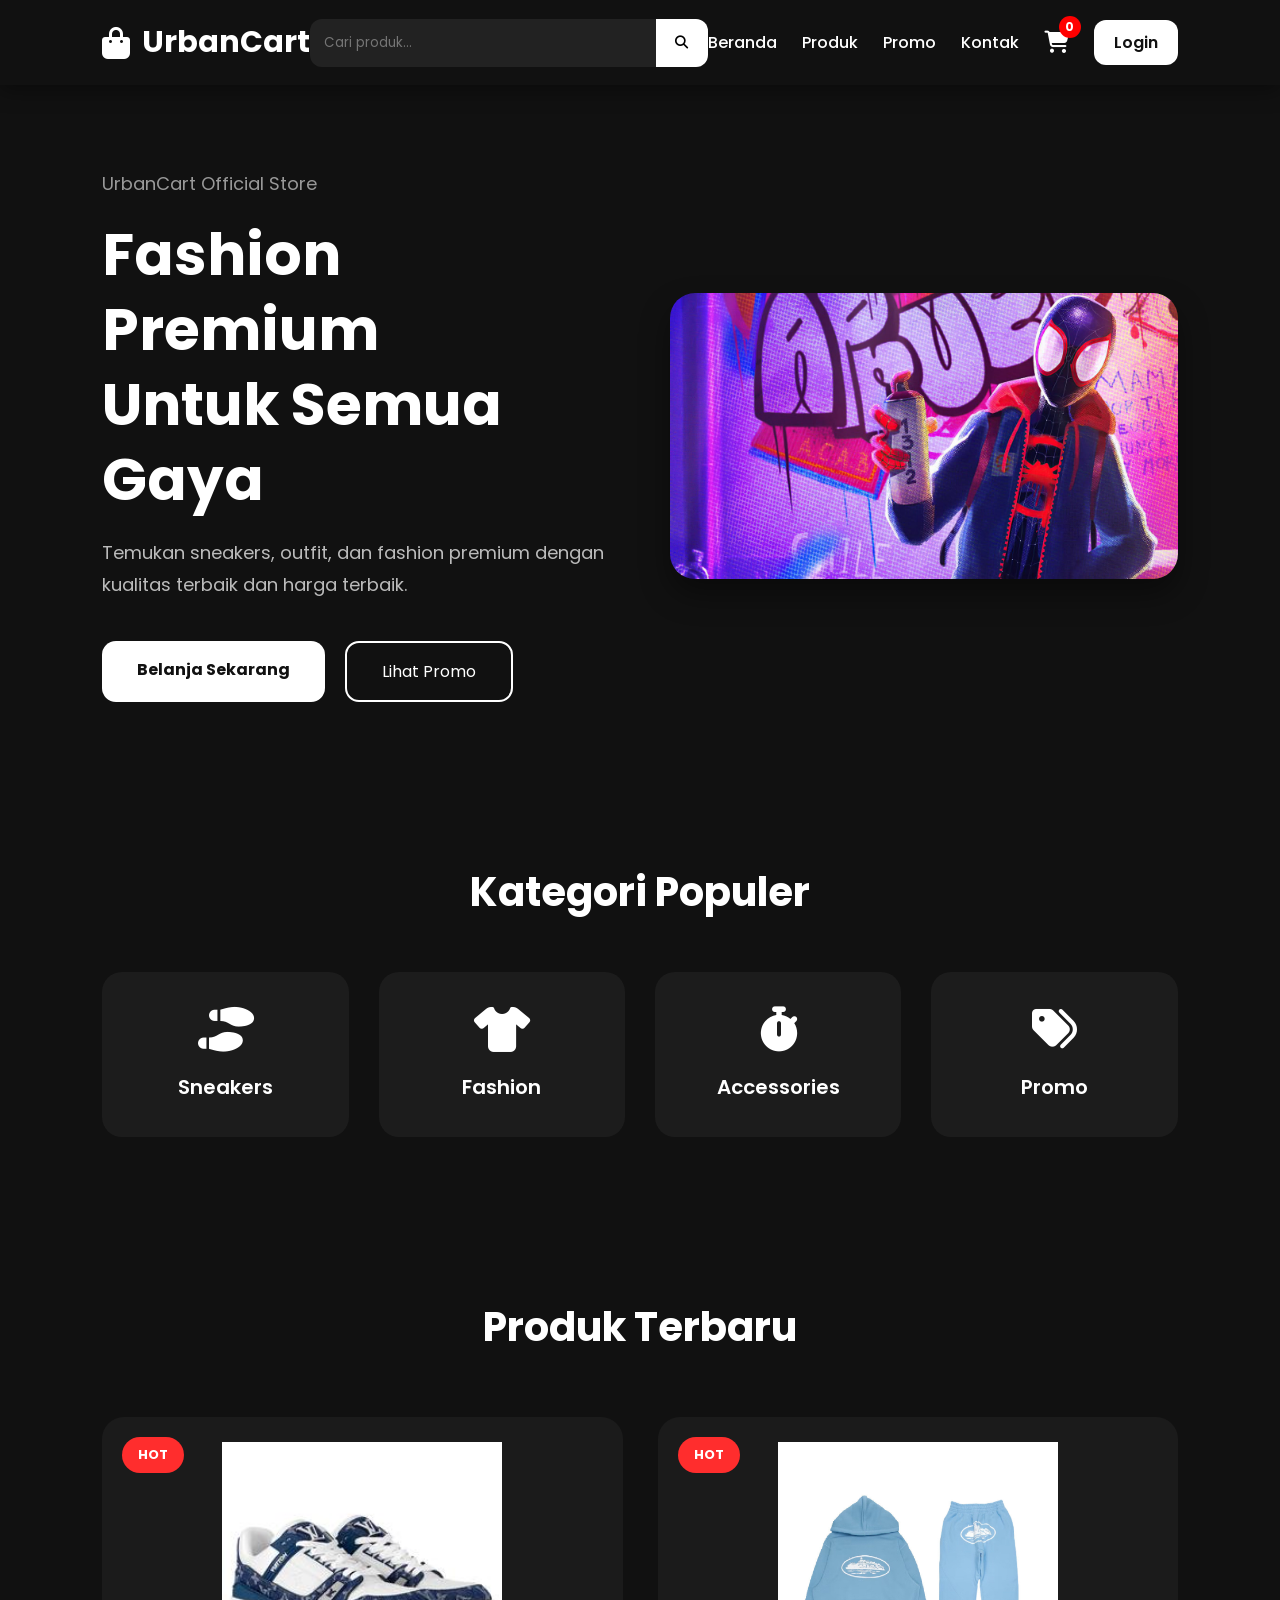
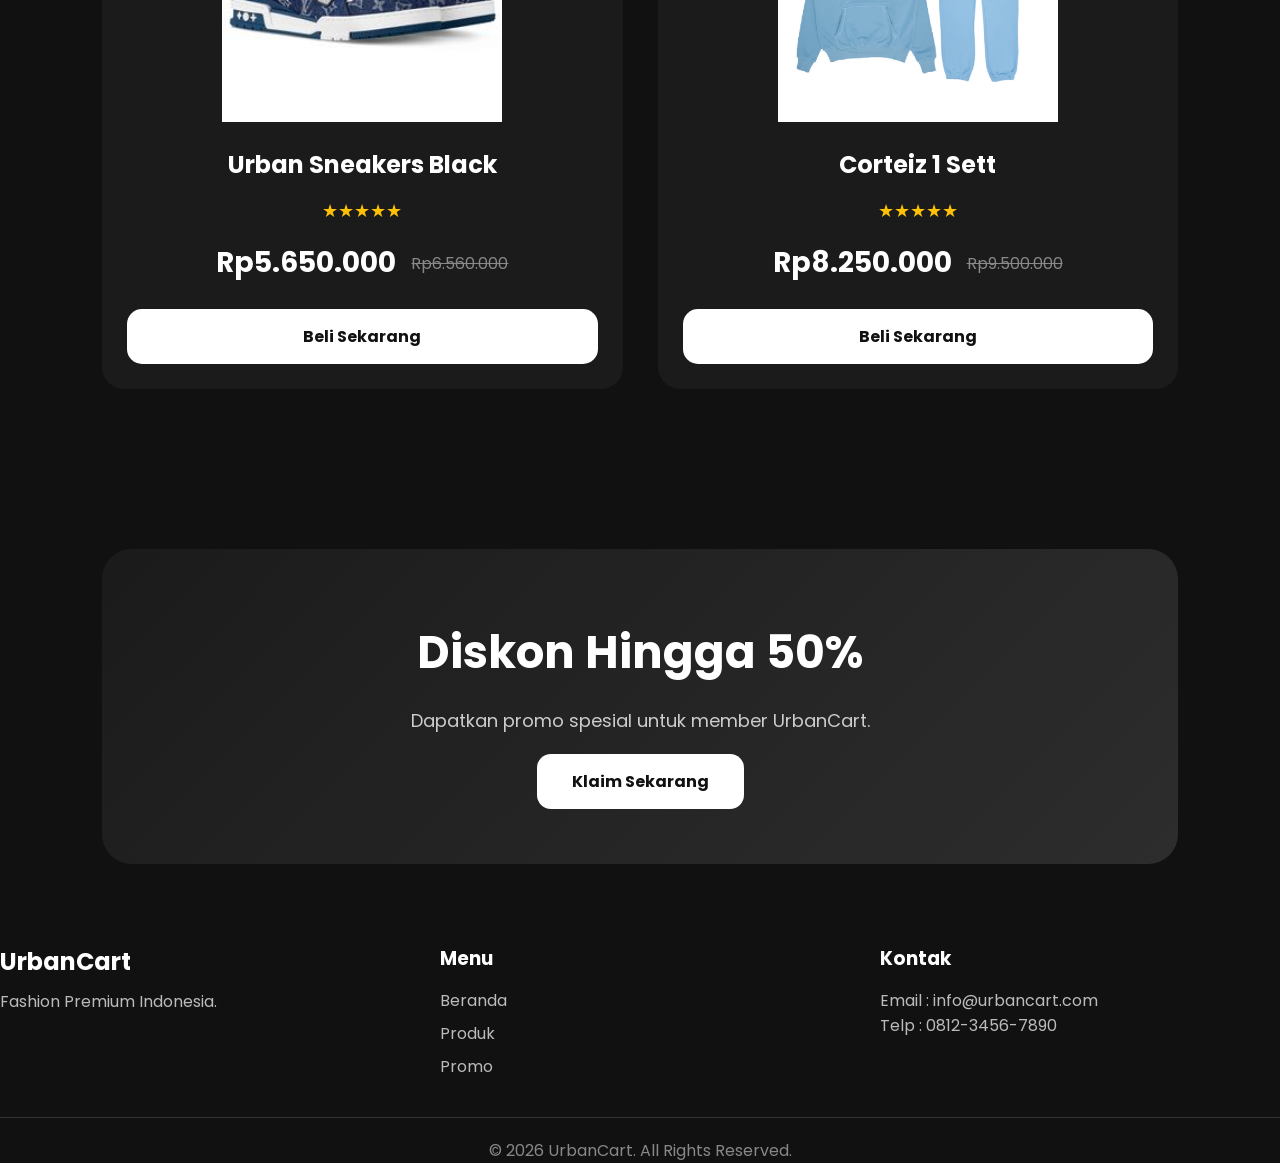
<file: Urbancart/index.html>
<!DOCTYPE html>
<html lang="id">

<head>
	<meta charset="UTF-8">
	<meta name="viewport" content="width=device-width, initial-scale=1.0">
	<title>UrbanCart | Toko Online</title>

	<link rel="stylesheet" href="css/style.css">

	<link rel="preconnect" href="https://fonts.googleapis.com">
	<link href="https://fonts.googleapis.com/css2?family=Poppins:wght@300;400;500;600;700&display=swap"
		rel="stylesheet">

	<link rel="stylesheet" href="https://cdnjs.cloudflare.com/ajax/libs/font-awesome/6.6.0/css/all.min.css">
</head>

<body>

	<!-- ================= NAVBAR ================= -->

	<header>

		<div class="logo">
			<i class="fa-solid fa-bag-shopping"></i>
			<h2>UrbanCart</h2>
		</div>

		<div class="search-box">

			<input type="text" id="searchInput" placeholder="Cari produk..." onkeyup="searchProduct()">

			<button>
				<i class="fa-solid fa-magnifying-glass"></i>
			</button>

		</div>

		<!-- Hamburger (Mobile) -->
		<button class="hamburger" onclick="toggleMenu()">
			<span></span>
			<span></span>
			<span></span>
		</button>
		
		<nav id="navMenu">
		
			<a href="index.html">Beranda</a>
			<a href="#produk">Produk</a>
			<a href="#">Promo</a>
			<a href="#">Kontak</a>
		
			<a href="keranjang.html" class="cart">
		
				<i class="fa-solid fa-cart-shopping"></i>
		
				<span id="cart-count">0</span>
		
			</a>
		
			<a href="login.html" class="login-btn">
		
				Login
		
			</a>
		
		</nav>

	</header>

	<!-- ================= HERO ================= -->

	<section class="hero">

		<div class="hero-text">

			<span>UrbanCart Official Store</span>

			<h1>

				Fashion Premium
				<br>
				Untuk Semua Gaya

			</h1>

			<p>

				Temukan sneakers, outfit, dan fashion premium
				dengan kualitas terbaik dan harga terbaik.

			</p>

			<div class="hero-button">

				<a href="#produk" class="btn-primary">

					Belanja Sekarang

				</a>

				<a href="#" class="btn-secondary">

					Lihat Promo

				</a>

			</div>

		</div>

		<div class="hero-image">

			<img src="images/Bannerspd.jpeg" alt="Banner UrbanCart">

		</div>

	</section>

	<!-- ================= CATEGORY ================= -->

	<section class="kategori">

		<h2>Kategori Populer</h2>

		<div class="kategori-box">

			<div class="kategori-card">

				<i class="fa-solid fa-shoe-prints"></i>

				<h3>Sneakers</h3>

			</div>

			<div class="kategori-card">

				<i class="fa-solid fa-shirt"></i>

				<h3>Fashion</h3>

			</div>

			<div class="kategori-card">

				<i class="fa-solid fa-stopwatch"></i>

				<h3>Accessories</h3>

			</div>

			<div class="kategori-card">

				<i class="fa-solid fa-tags"></i>

				<h3>Promo</h3>

			</div>

		</div>

	</section>

	<!-- ================= PRODUK ================= -->

	<section class="produk" id="produk">

		<h2>Produk Terbaru</h2>

		<div class="product-grid">

			<!-- Produk 1 -->

			<div class="product-card" data-name="Urban Sneakers Black">

				<div class="badge">

					HOT

				</div>

				<img src="images/Sepatu.png" alt="Sepatu">

				<h3>Urban Sneakers Black</h3>

				<div class="rating">

					★★★★★

				</div>

				<div class="price">

					<span class="new-price">

						Rp5.650.000

					</span>

					<span class="old-price">

						Rp6.560.000

					</span>

				</div>

				<div class="product-button">

					<a href="detail-produk.html" class="btn-buy">

						Beli Sekarang

					</a>

				</div>

			</div>

			<!-- Produk 2 -->

			<div class="product-card" data-name="Corteiz 1 Sett">

				<div class="badge">

					HOT

				</div>

				<img src="images/corteiz.png" alt="Corteiz">

				<h3>Corteiz 1 Sett</h3>

				<div class="rating">

					★★★★★

				</div>

				<div class="price">

					<span class="new-price">

						Rp8.250.000

					</span>

					<span class="old-price">

						Rp9.500.000

					</span>

				</div>

				<div class="product-button">

					<a href="detail-produk.html" class="btn-buy">

						Beli Sekarang

					</a>

				</div>

			</div>

		</div>

	</section>

	<!-- ================= PROMO ================= -->

	<section class="promo">

		<div class="promo-box">

			<h2>

				Diskon Hingga 50%

			</h2>

			<p>

				Dapatkan promo spesial untuk member UrbanCart.

			</p>

			<a href="#" class="btn-primary">

				Klaim Sekarang

			</a>

		</div>

	</section>

	<!-- ================= FOOTER ================= -->

	<footer>

		<div class="footer-content">

			<div>

				<h2>UrbanCart</h2>

				<p>

					Fashion Premium Indonesia.

				</p>

			</div>

			<div>

				<h3>Menu</h3>

				<a href="#">Beranda</a>
				<a href="#">Produk</a>
				<a href="#">Promo</a>

			</div>

			<div>

				<h3>Kontak</h3>

				<p>Email : info@urbancart.com</p>
				<p>Telp : 0812-3456-7890</p>

			</div>

		</div>

		<hr>

		<p class="copyright">

			© 2026 UrbanCart. All Rights Reserved.

		</p>

	</footer>

	<script src="script.js"></script>

</body>

</html>
</file>
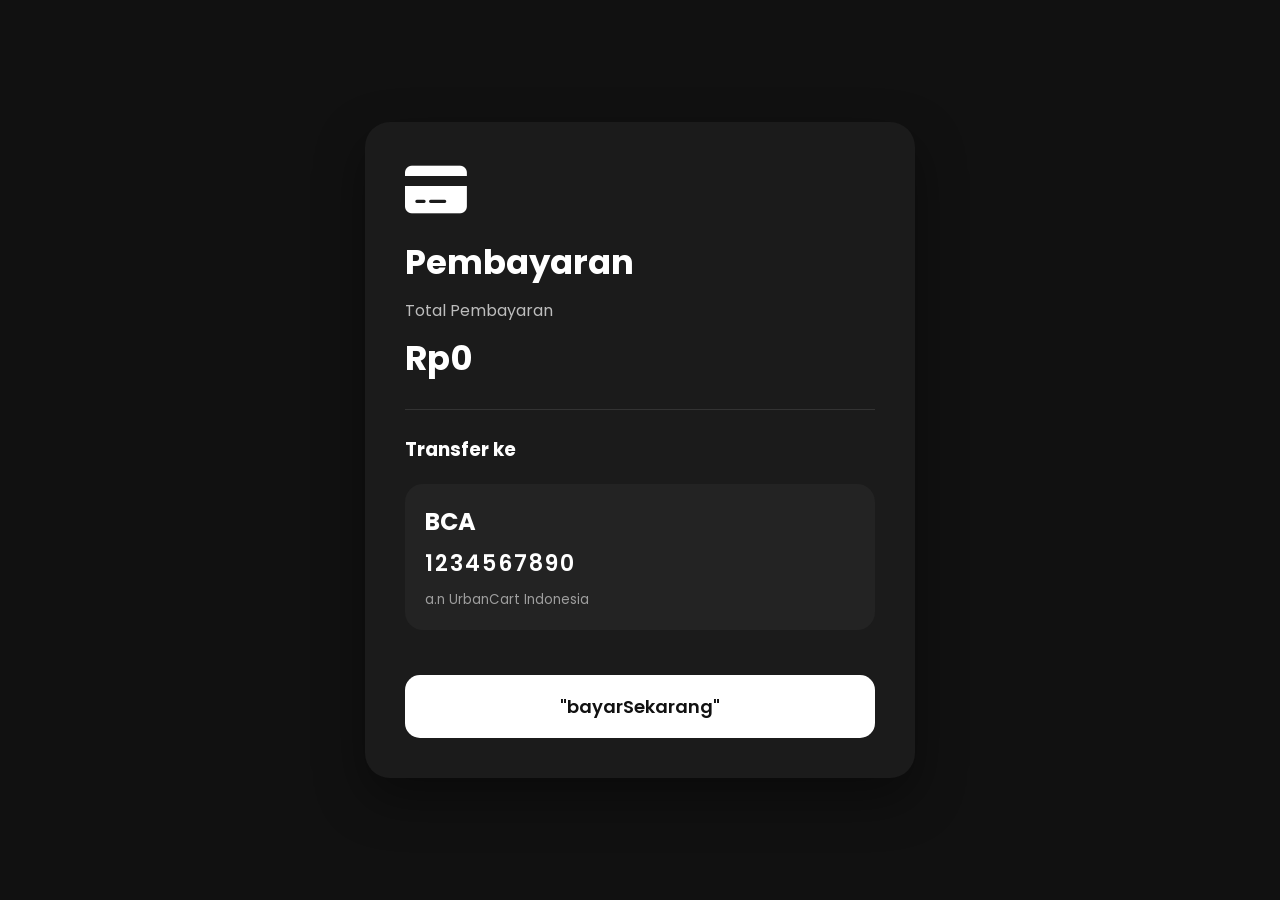
<file: Urbancart/bayar.html>
<!DOCTYPE html>
<html lang="id">

<head>
    <meta charset="UTF-8">
    <meta name="viewport" content="width=device-width, initial-scale=1.0">
    <title>Pembayaran | UrbanCart</title>

    <link rel="stylesheet" href="css/bayar.css">

    <link href="https://fonts.googleapis.com/css2?family=Poppins:wght@300;400;500;600;700&display=swap"
        rel="stylesheet">

    <link rel="stylesheet" href="https://cdnjs.cloudflare.com/ajax/libs/font-awesome/6.6.0/css/all.min.css">

</head>

<body>

    <div class="payment">

        <div class="card">

            <i class="fa-solid fa-credit-card"></i>

            <h1>Pembayaran</h1>

            <p>Total Pembayaran</p>

            <h1 id="paymentTotal">Rp0</h1>

            <hr>

            <h3>Transfer ke</h3>

            <div class="bank">

                <h4>BCA</h4>

                <p>1234567890</p>

                <small>a.n UrbanCart Indonesia</small>

            </div>

            <button onclick="location.href='berhasilbayar.html'">

                "bayarSekarang"

            </button>

        </div>

    </div>

    <script>

        const total = localStorage.getItem("checkoutTotal") || 0;

        document.getElementById("paymentTotal").innerHTML =
            "Rp" + Number(total).toLocaleString("id-ID");

    </script>

</body>

</html>
</file>
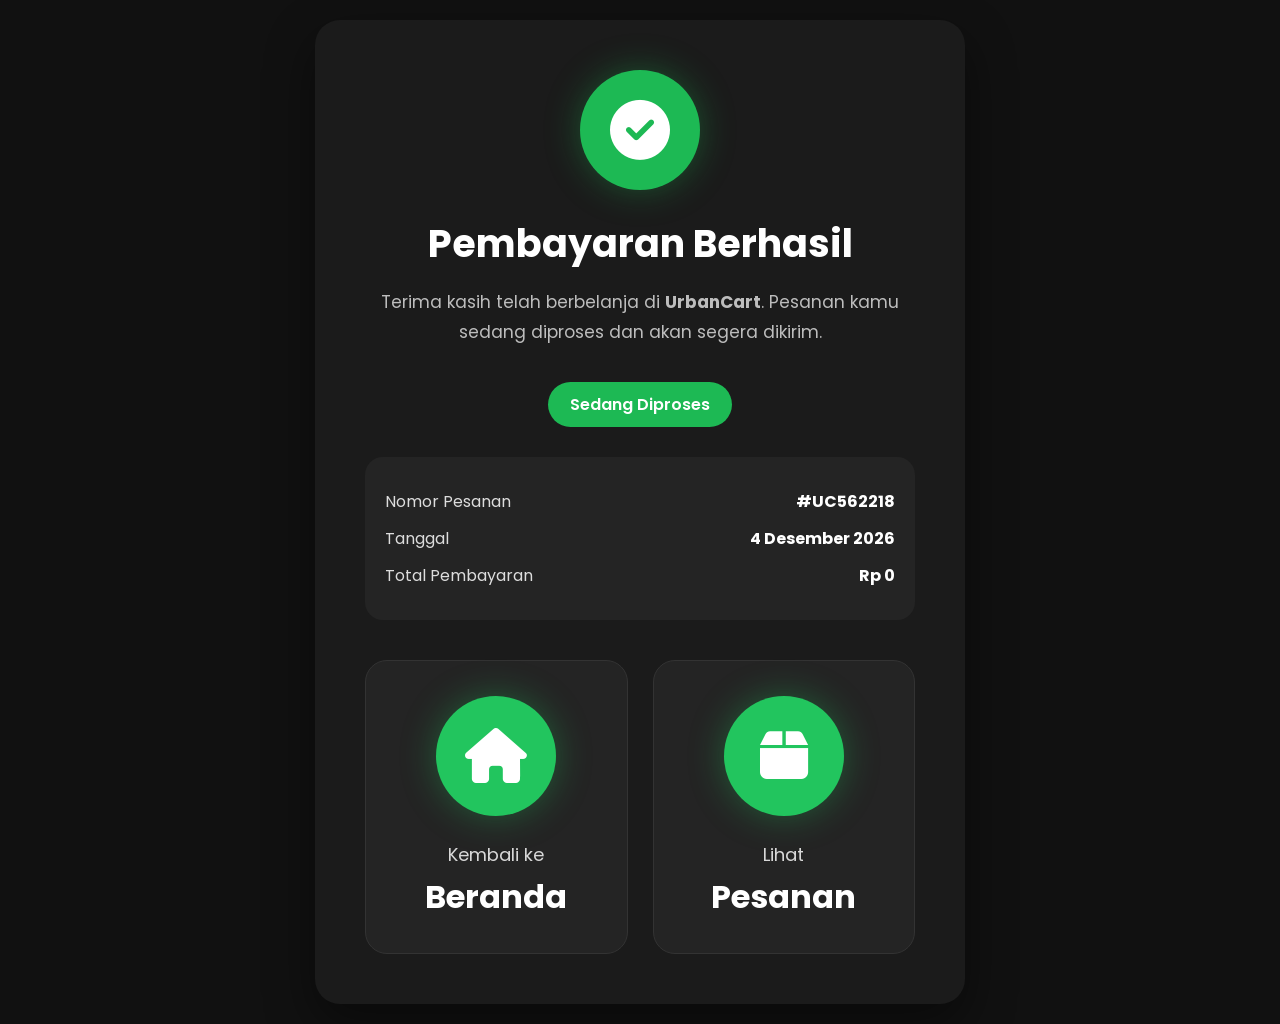
<file: Urbancart/berhasilbayar.html>
<!DOCTYPE html>
<html lang="id">

<head>

    <meta charset="UTF-8">
    <meta name="viewport" content="width=device-width, initial-scale=1.0">

    <title>Pembayaran Berhasil | UrbanCart</title>

    <link rel="stylesheet" href="css/berhasil.css">

    <link href="https://fonts.googleapis.com/css2?family=Poppins:wght@300;400;500;600;700&display=swap"
        rel="stylesheet">

    <link rel="stylesheet" href="https://cdnjs.cloudflare.com/ajax/libs/font-awesome/6.6.0/css/all.min.css">

</head>

<body>

    <div class="success">

        <div class="box">

            <i class="fa-solid fa-circle-check"></i>

            <h1>Pembayaran Berhasil</h1>

            <p>

                Terima kasih telah berbelanja di <strong>UrbanCart</strong>.

                Pesanan kamu sedang diproses dan akan segera dikirim.

            </p>

            <div class="status">

                Sedang Diproses

            </div>

            <div class="order">

                <div class="item">

                    <span>Nomor Pesanan</span>

                    <strong id="orderNumber"></strong>

                </div>

                <div class="item">

                    <span>Tanggal</span>

                    <strong id="today"></strong>

                </div>

                <div class="item">

                    <span>Total Pembayaran</span>

                    <strong id="successTotal">Rp0</strong>

                </div>

            </div>

            <div class="button-group">

                <a href="index.html" onclick="selesaiBelanja()">

                    <i class="fa-solid fa-house"></i>

                    <span>Kembali ke</span>

                    <h3>Beranda</h3>

                </a>

                <a href="pesanan.html">

                    <i class="fa-solid fa-box"></i>

                    <span>Lihat</span>

                    <h3>Pesanan</h3>

                </a>

            </div>
        </div>

    </div>

    <script>

        // ==========================
        // TOTAL PEMBAYARAN
        // ==========================

        const total = localStorage.getItem("checkoutTotal") || 0;

        document.getElementById("successTotal").innerHTML =
            "Rp " + Number(total).toLocaleString("id-ID");



        // ==========================
        // NOMOR PESANAN
        // ==========================

        const nomor =
            "#UC" + Math.floor(100000 + Math.random() * 900000);

        document.getElementById("orderNumber").innerHTML = nomor;



        // ==========================
        // TANGGAL
        // ==========================

        const sekarang = new Date();

        document.getElementById("today").innerHTML =
            sekarang.toLocaleDateString("id-ID", {

                day: "numeric",

                month: "long",

                year: "numeric"

            });



        // ==========================
        // SELESAI BELANJA
        // ==========================

        function selesaiBelanja() {

            localStorage.removeItem("cart");

            localStorage.removeItem("checkoutTotal");

        }

    </script>

</body>

</html>
</file>
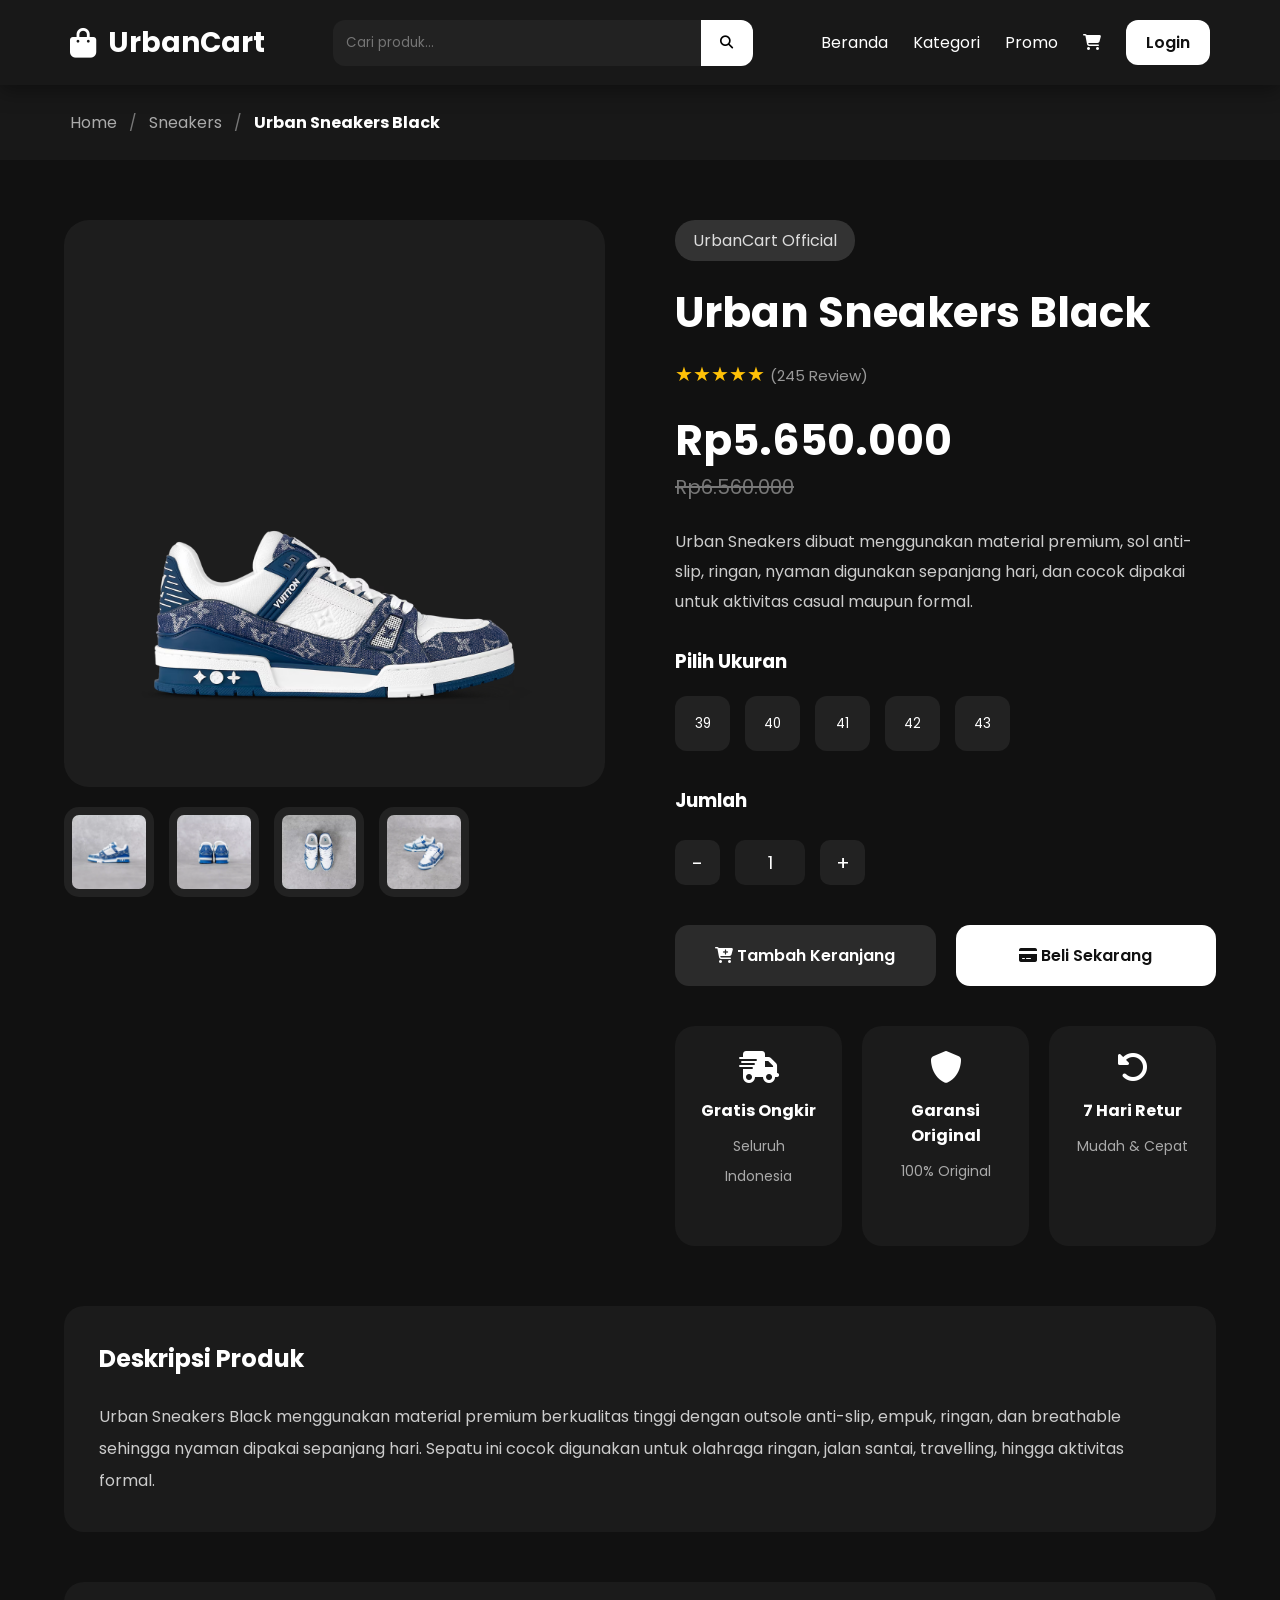
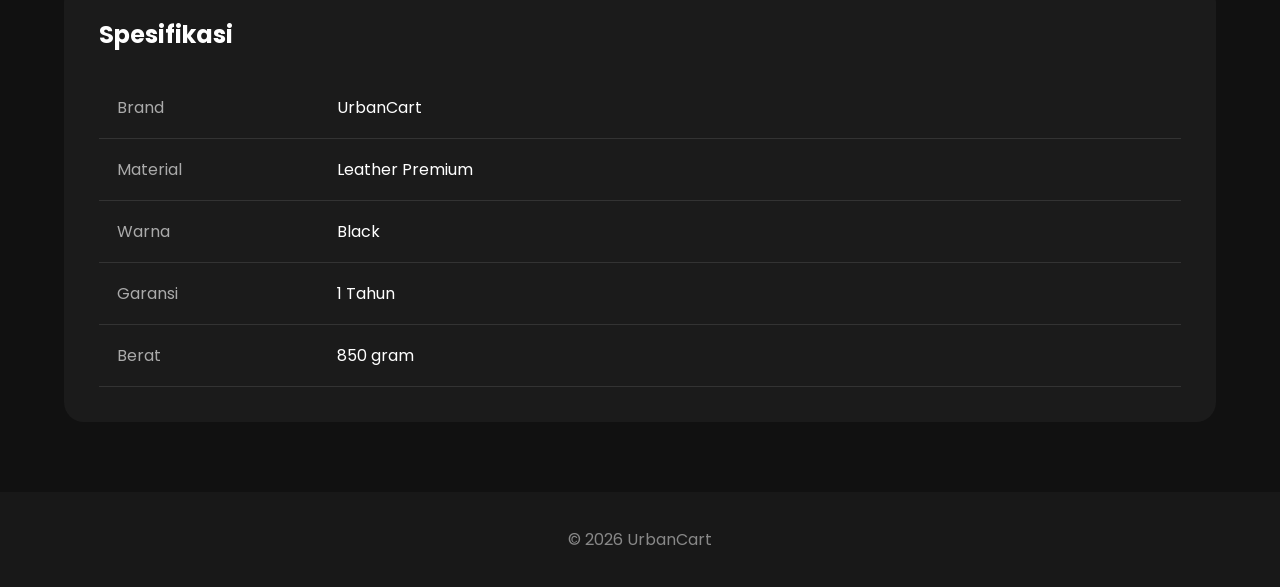
<file: Urbancart/detail-produk.html>
<!DOCTYPE html>
<html lang="id">

<head>

    <meta charset="UTF-8">

    <meta name="viewport" content="width=device-width, initial-scale=1.0">

    <title>UrbanCart | Detail Produk</title>

    <link rel="stylesheet" href="css/detail-produk.css">

    <link rel="preconnect" href="https://fonts.googleapis.com">

    <link href="https://fonts.googleapis.com/css2?family=Poppins:wght@300;400;500;600;700;800&display=swap"
        rel="stylesheet">

    <link rel="stylesheet" href="https://cdnjs.cloudflare.com/ajax/libs/font-awesome/6.6.0/css/all.min.css">

</head>

<body>

    <!-- ================= NAVBAR ================= -->

    <header>

        <div class="logo">

            <i class="fa-solid fa-bag-shopping"></i>

            <h2>UrbanCart</h2>

        </div>

        <div class="search">

            <input type="text" placeholder="Cari produk...">

            <button>

                <i class="fa-solid fa-magnifying-glass"></i>

            </button>

        </div>

        <!-- Hamburger (Mobile) -->
        <button class="hamburger" onclick="toggleMenu()">
            <span></span>
            <span></span>
            <span></span>
        </button>

        <nav id="navMenu">

            <a href="index.html">Beranda</a>

            <a href="#">Kategori</a>

            <a href="#">Promo</a>

            <a href="keranjang.html">

                <i class="fa-solid fa-cart-shopping"></i>

            </a>

            <a href="login.html" class="login">

                Login

            </a>

        </nav>

    </header>

    <!-- ================= BREADCRUMB ================= -->

    <section class="breadcrumb">

        <a href="index.html">

            Home

        </a>

        <span>/</span>

        <a href="#">

            Sneakers

        </a>

        <span>/</span>

        <b>

            Urban Sneakers Black

        </b>

    </section>

    <!-- ================= DETAIL ================= -->

    <section class="detail">

        <!-- ================= GALLERY ================= -->

        <div class="gallery">

            <div class="main-image">

                <img src="images/sepatulv5.png" id="mainImage">

            </div>

            <div class="thumbnail">

                <img src="images/sepatulv.png">

                <img src="images/sepatulv2.png">

                <img src="images/sepatulv3.png">

                <img src="images/sepatulv4.png">

            </div>

        </div>

        <!-- ================= INFO ================= -->

        <div class="info">

            <div class="brand">

                UrbanCart Official

            </div>

            <h1>

                Urban Sneakers Black

            </h1>

            <div class="rating">

                ★★★★★

                <span>

                    (245 Review)

                </span>

            </div>

            <div class="price">

                Rp5.650.000

            </div>

            <div class="old-price">

                Rp6.560.000

            </div>

            <p>

                Urban Sneakers dibuat menggunakan material premium,
                sol anti-slip,
                ringan,
                nyaman digunakan sepanjang hari,
                dan cocok dipakai untuk aktivitas casual maupun formal.

            </p>

            <!-- SIZE -->

            <h3>

                Pilih Ukuran

            </h3>

            <div class="size">

                <button>39</button>

                <button>40</button>

                <button>41</button>

                <button>42</button>

                <button>43</button>

            </div>

            <!-- QTY -->

            <h3>

                Jumlah

            </h3>

            <div class="qty">

                <button onclick="kurang()">

                    -

                </button>

                <input 
                type="text" 
                id="jumlah" 
                value="1" 
                readonly>

                <button onclick="tambah()">

                    +

                </button>

            </div>

            <!-- ACTION -->

            <div class="action">

                <a href="#" class="btn-cart">

                    <i class="fa-solid fa-cart-plus"></i>

                    Tambah Keranjang

                </a>

                <a href="keranjang.html" class="btn-buy">

                    <i class="fa-solid fa-credit-card"></i>

                    Beli Sekarang

                </a>

            </div>

            <!-- FEATURE -->

            <div class="feature">

                <div>

                    <i class="fa-solid fa-truck-fast"></i>

                    <h4>

                        Gratis Ongkir

                    </h4>

                    <p>

                        Seluruh Indonesia

                    </p>

                </div>

                <div>

                    <i class="fa-solid fa-shield"></i>

                    <h4>

                        Garansi Original

                    </h4>

                    <p>

                        100% Original

                    </p>

                </div>

                <div>

                    <i class="fa-solid fa-rotate-left"></i>

                    <h4>

                        7 Hari Retur

                    </h4>

                    <p>

                        Mudah & Cepat

                    </p>

                </div>

            </div>

        </div>

    </section>

    <!-- ================= DESKRIPSI ================= -->

    <section class="description">

        <h2>

            Deskripsi Produk

        </h2>

        <p>

            Urban Sneakers Black menggunakan material premium
            berkualitas tinggi dengan outsole anti-slip,
            empuk,
            ringan,
            dan breathable sehingga nyaman dipakai sepanjang hari.

            Sepatu ini cocok digunakan untuk olahraga ringan,
            jalan santai,
            travelling,
            hingga aktivitas formal.

        </p>

    </section>

    <!-- ================= SPESIFIKASI ================= -->

    <section class="specification">

        <h2>

            Spesifikasi

        </h2>

        <table>

            <tr>

                <td>Brand</td>

                <td>UrbanCart</td>

            </tr>

            <tr>

                <td>Material</td>

                <td>Leather Premium</td>

            </tr>

            <tr>

                <td>Warna</td>

                <td>Black</td>

            </tr>

            <tr>

                <td>Garansi</td>

                <td>1 Tahun</td>

            </tr>

            <tr>

                <td>Berat</td>

                <td>850 gram</td>

            </tr>

        </table>

    </section>

    <!-- ================= FOOTER ================= -->

    <footer>

        <p>

            © 2026 UrbanCart

        </p>

    </footer>

    <script src="script.js"></script>

</body>

</html>
</file>
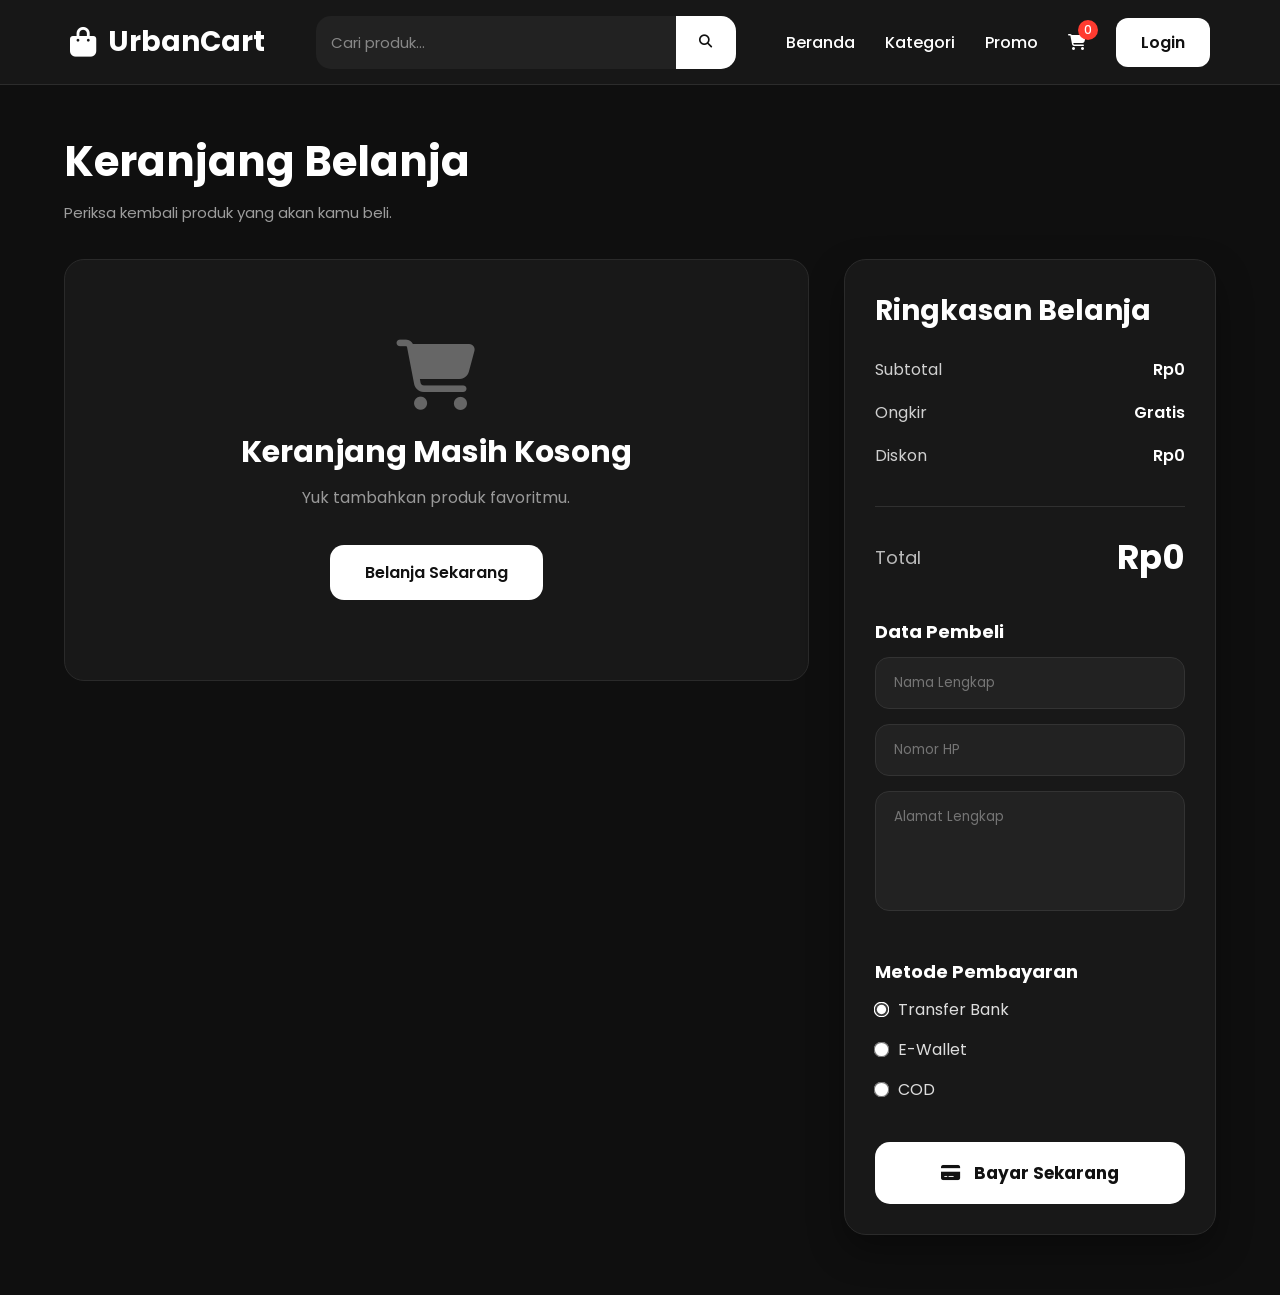
<file: Urbancart/keranjang.html>
<!DOCTYPE html>
<html lang="id">

<head>

    <meta charset="UTF-8">
    <meta name="viewport" content="width=device-width, initial-scale=1.0">

    <title>UrbanCart | Keranjang</title>

    <link rel="stylesheet" href="css/keranjang.css">

    <link href="https://fonts.googleapis.com/css2?family=Poppins:wght@300;400;500;600;700&display=swap"
        rel="stylesheet">

    <link rel="stylesheet" href="https://cdnjs.cloudflare.com/ajax/libs/font-awesome/6.6.0/css/all.min.css">

</head>

<body>

    <!-- ================= NAVBAR ================= -->

    <header>

        <div class="logo">

            <i class="fa-solid fa-bag-shopping"></i>

            <h2>UrbanCart</h2>

        </div>

        <div class="search-box">

            <input type="text" placeholder="Cari produk...">

            <button>

                <i class="fa-solid fa-magnifying-glass"></i>

            </button>

        </div>

        <!-- Hamburger (Mobile) -->
        <button class="hamburger" onclick="toggleMenu()">
            <span></span>
            <span></span>
            <span></span>
        </button>

        <nav id="navMenu">

            <a href="index.html">Beranda</a>

            <a href="#">Kategori</a>

            <a href="#">Promo</a>

            <a href="keranjang.html">

                <i class="fa-solid fa-cart-shopping"></i>

                <span id="cart-count">0</span>

            </a>

            <a href="login.html" class="login-btn">

                Login

            </a>

        </nav>

    </header>

    <!-- ================= TITLE ================= -->

    <section class="page-title">

        <h1>Keranjang Belanja</h1>

        <p>Periksa kembali produk yang akan kamu beli.</p>

    </section>

    <!-- ================= CONTENT ================= -->

    <section class="cart-container">

        <!-- ================= PRODUK ================= -->

        <div class="cart-list" id="cart-list">

        </div>

        <!-- ================= CHECKOUT ================= -->

        <aside class="checkout">

            <h2>Ringkasan Belanja</h2>

            <div class="summary">

                <div>

                    <span>Subtotal</span>

                    <span id="subtotal">Rp0</span>

                </div>

                <div>

                    <span>Ongkir</span>

                    <span>Gratis</span>

                </div>

                <div>

                    <span>Diskon</span>

                    <span id="diskon">Rp0</span>

                </div>

            </div>

            <div class="total">

                <span>Total</span>

                <h1 id="total">Rp0</h1>

            </div>

            <h3>Data Pembeli</h3>

            <input type="text" placeholder="Nama Lengkap">

            <input type="text" placeholder="Nomor HP">

            <textarea placeholder="Alamat Lengkap"></textarea>

            <h3>Metode Pembayaran</h3>

            <label>

                <input type="radio" checked name="pay">

                Transfer Bank

            </label>

            <label>

                <input type="radio" name="pay">

                E-Wallet

            </label>

            <label>

                <input type="radio" name="pay">

                COD

            </label>

            <button class="checkout-btn" onclick="checkout()">

                <i class="fa-solid fa-credit-card"></i>

                Bayar Sekarang

            </button>

        </aside>

    </section>

    <script src="script.js"></script>

</body>

</html>
</file>
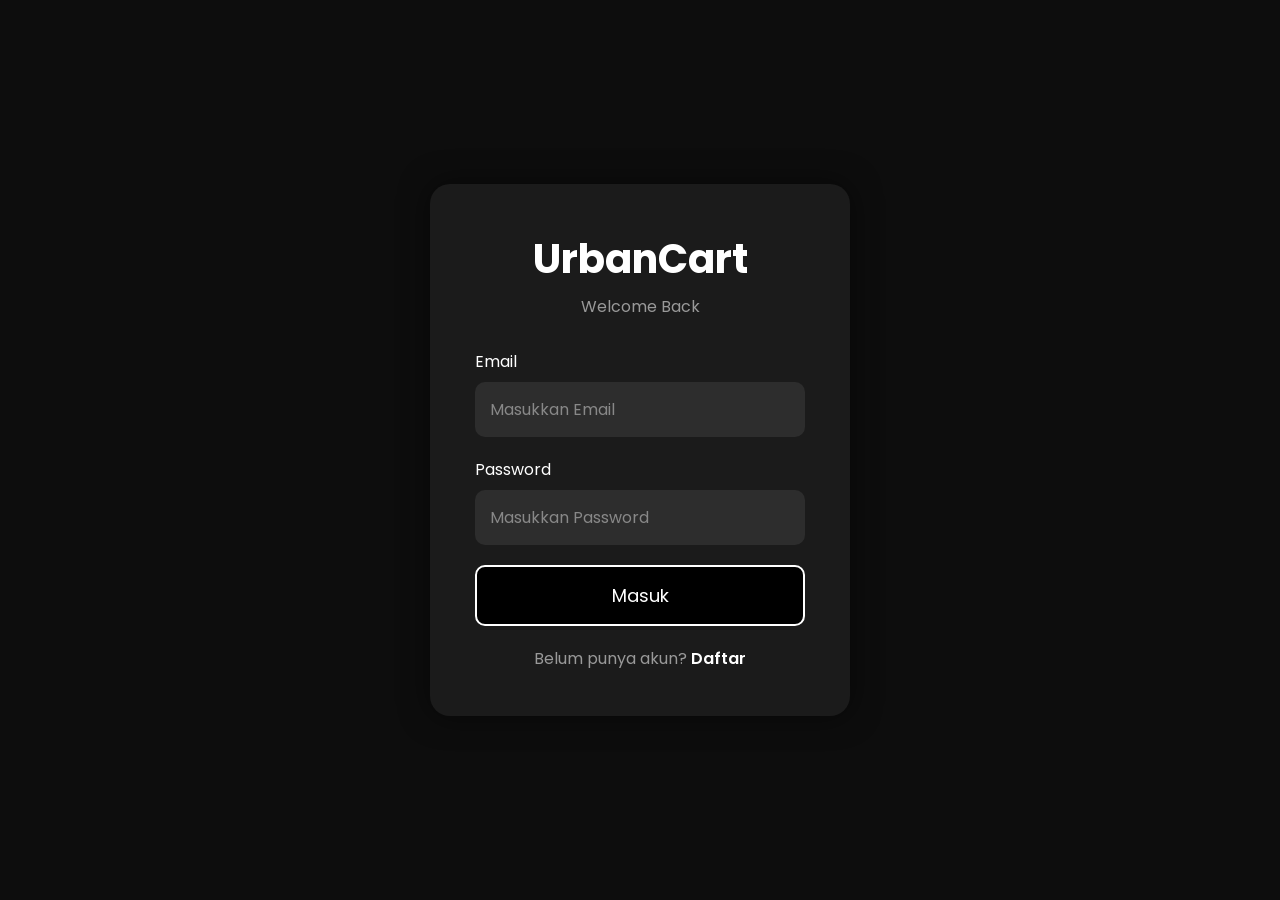
<file: Urbancart/login.html>
<!DOCTYPE html>
<html lang="id">

<head>

    <meta charset="UTF-8">
    <meta name="viewport" content="width=device-width, initial-scale=1.0">

    <title>Login - UrbanCart</title>

    <link rel="stylesheet" href="css/login.css">

    <link rel="preconnect" href="https://fonts.googleapis.com">

    <link href="https://fonts.googleapis.com/css2?family=Poppins:wght@300;400;500;600;700&display=swap"
        rel="stylesheet">

</head>

<body>

    <div class="container">

        <div class="login-box">

            <div class="logo">

                <h1>UrbanCart</h1>

                <p>Welcome Back</p>

            </div>

            <form action="index.html">

                <div class="input-box">

                    <label>Email</label>

                    <input type="email" placeholder="Masukkan Email" required>

                </div>

                <div class="input-box">

                    <label>Password</label>

                    <input type="password" placeholder="Masukkan Password" required>

                </div>

                <button type="submit">
                    Masuk
                </button>

            </form>

            <div class="bottom">

                Belum punya akun?

                <a href="#">Daftar</a>

            </div>

        </div>

    </div>

</body>

</html>
</file>
<file: Urbancart/css/style.css>
/* ==========================================
            UrbanCart V2
========================================== */

/* ===== GOOGLE FONT ===== */

@import url('https://fonts.googleapis.com/css2?family=Poppins:wght@300;400;500;600;700;800&display=swap');

/* ===== RESET ===== */

* {
    margin: 0;
    padding: 0;
    box-sizing: border-box;
    font-family: 'Poppins', sans-serif;
    scroll-behavior: smooth;
}

body {
    background: #111;
    color: #fff;
}

img {
    width: 100%;
    display: block;
}

a {
    text-decoration: none;
}

section {
    padding: 80px 8%;
}

/* ==========================================
                NAVBAR
========================================== */

header {

    position: fixed;

    top: 0;

    left: 0;

    width: 100%;

    height: 85px;

    background: #111;

    display: flex;

    justify-content: space-between;

    align-items: center;

    padding: 0 8%;

    z-index: 999;

    box-shadow: 0 5px 20px rgba(0, 0, 0, .4);

}

.logo {

    display: flex;

    align-items: center;

    gap: 12px;

}

.logo i {

    font-size: 32px;

    color: #fff;

}

.logo h2 {

    font-size: 30px;

    font-weight: 700;

}

/* Search */

.search-box {

    width: 420px;

    display: flex;

}

.search-box input {

    width: 100%;

    padding: 14px;

    border: none;

    outline: none;

    background: #222;

    color: white;

    border-radius: 12px 0 0 12px;

}

.search-box button {

    width: 60px;

    border: none;

    background: #fff;

    color: #000;

    cursor: pointer;

    border-radius: 0 12px 12px 0;

    transition: .3s;

}

.search-box button:hover {

    background: #d9d9d9;

}

/* Menu */

nav {

    display: flex;

    align-items: center;

    gap: 25px;

}

nav a {

    color: white;

    font-weight: 500;

    transition: .3s;

}

nav a:hover {

    color: #cfcfcf;

}

.cart {

    position: relative;

    font-size: 22px;

}

#cart-count {

    position: absolute;

    top: -10px;

    right: -12px;

    width: 22px;

    height: 22px;

    background: red;

    border-radius: 50%;

    display: flex;

    justify-content: center;

    align-items: center;

    font-size: 12px;

    font-weight: bold;

}

.login-btn {

    background: #fff;

    color: #111;

    padding: 10px 20px;

    border-radius: 12px;

    font-weight: 600;

    transition: .3s;

}

.login-btn:hover {

    background: #d9d9d9;

}

/* ==========================================
                HERO
========================================== */

.hero {

    margin-top: 90px;

    display: flex;

    justify-content: space-between;

    align-items: center;

    gap: 60px;

}

.hero-text {

    flex: 1;

}

.hero-text span {

    color: #999;

    font-size: 18px;

}

.hero-text h1 {

    font-size: 58px;

    line-height: 75px;

    margin: 20px 0;

}

.hero-text p {

    color: #bbb;

    line-height: 32px;

    font-size: 18px;

}

.hero-button {

    display: flex;

    gap: 20px;

    margin-top: 40px;

}

.btn-primary {

    background: #fff;

    color: #111;

    padding: 16px 35px;

    border-radius: 14px;

    font-weight: 700;

    transition: .3s;

}

.btn-primary:hover {

    transform: translateY(-4px);

}

.btn-secondary {

    border: 2px solid white;

    color: white;

    padding: 16px 35px;

    border-radius: 14px;

    transition: .3s;

}

.btn-secondary:hover {

    background: white;

    color: #111;

}

.hero-image {

    flex: 1;

}

.hero-image img {

    border-radius: 25px;

    box-shadow: 0 15px 30px rgba(0, 0, 0, .4);

}

/* ==========================================
            KATEGORI
========================================== */

.kategori {

    text-align: center;

}

.kategori h2 {

    font-size: 40px;

    margin-bottom: 50px;

}

.kategori-box {

    display: grid;

    grid-template-columns: repeat(4, 1fr);

    gap: 30px;

}

.kategori-card {

    background: #1c1c1c;

    padding: 35px;

    border-radius: 20px;

    transition: .35s;

    cursor: pointer;

}

.kategori-card:hover {

    transform: translateY(-10px);

    background: #252525;

}

.kategori-card i {

    font-size: 45px;

    margin-bottom: 20px;

}

.kategori-card h3 {

    font-size: 20px;

    font-weight: 600;

}

/* ==========================================
            PRODUK
========================================== */

.produk {

    text-align: center;

}

.produk h2 {

    font-size: 40px;

    margin-bottom: 60px;

}

.product-grid {

    display: grid;

    grid-template-columns: repeat(auto-fit, minmax(300px, 1fr));

    gap: 35px;

}

.product-card {

    background: #1b1b1b;

    border-radius: 22px;

    overflow: hidden;

    transition: .35s;

    position: relative;

    padding: 25px;

}

.product-card:hover {

    transform: translateY(-10px);

    box-shadow: 0 20px 40px rgba(0, 0, 0, .5);

}

.product-card img {

    width: 100%;

    height: 280px;

    object-fit: contain;

    margin-bottom: 25px;

}

/* Badge */

.badge {

    position: absolute;

    top: 20px;

    left: 20px;

    background: #ff2d2d;

    color: white;

    padding: 8px 16px;

    border-radius: 25px;

    font-size: 13px;

    font-weight: 700;

}

/* Nama */

.product-card h3 {

    font-size: 24px;

    margin-bottom: 15px;

}

/* Rating */

.rating {

    color: #ffc107;

    font-size: 18px;

    margin-bottom: 18px;

}

/* Harga */

.price {

    display: flex;

    justify-content: center;

    align-items: center;

    gap: 15px;

    margin-bottom: 25px;

}

.new-price {

    font-size: 28px;

    font-weight: 700;

}

.old-price {

    color: #888;

    text-decoration: line-through;

}

/* Tombol */

.product-button {

    margin-top: 15px;

}

.btn-buy {

    display: block;

    width: 100%;

    background: white;

    color: #111;

    padding: 15px;

    border-radius: 15px;

    font-weight: 700;

    transition: .3s;

}

.btn-buy:hover {

    background: #dedede;

    transform: scale(1.03);

}

/* ==========================================
            PROMO
========================================== */

.promo {

    padding: 80px 8%;

}

.promo-box {

    background: linear-gradient(135deg, #1b1b1b, #2d2d2d);

    border-radius: 30px;

    padding: 70px;

    text-align: center;

}

.promo-box h2 {

    font-size: 45px;

    margin-bottom: 20px;

}

.promo-box p {

    color: #ccc;

    font-size: 18px;

    margin-bottom: 35px;

}

/* ==========================================
            FOOTER
========================================== */

.footer-content {

    display: grid;

    grid-template-columns: repeat(3, 1fr);

    gap: 40px;

    margin-bottom: 30px;

}

.footer-content h2 {

    margin-bottom: 10px;

}

.footer-content h3 {

    margin-bottom: 15px;

}

.footer-content a {

    display: block;

    color: #bbb;

    margin-bottom: 8px;

    text-decoration: none;

}

.footer-content a:hover {

    color: #fff;

}

.footer-content p {

    color: #bbb;

}

footer hr {

    border: none;

    border-top: 1px solid #333;

    margin-bottom: 20px;

}

.copyright {

    text-align: center;

    color: #888;

}

/* ==========================================
        HAMBURGER MENU
========================================== */

.hamburger {

    display: none;

    flex-direction: column;

    gap: 5px;

    cursor: pointer;

    background: none;

    border: none;

    padding: 5px;

}

.hamburger span {

    width: 28px;

    height: 3px;

    background: #fff;

    border-radius: 3px;

    transition: .3s;

}

.hamburger.active span:nth-child(1) {

    transform: rotate(45deg) translate(6px, 6px);

}

.hamburger.active span:nth-child(2) {

    opacity: 0;

}

.hamburger.active span:nth-child(3) {

    transform: rotate(-45deg) translate(6px, -6px);

}

/* ==========================================
            RESPONSIVE
========================================== */

/* Tablet */

@media(max-width: 1024px) {

    section {

        padding: 60px 5%;

    }

    .hero-text h1 {

        font-size: 44px;

        line-height: 58px;

    }

    .kategori-box {

        grid-template-columns: repeat(2, 1fr);

    }

    .footer-content {

        grid-template-columns: repeat(2, 1fr);

    }

}

/* Mobile */

@media(max-width: 768px) {

    section {

        padding: 50px 4%;

    }

    /* Navbar */

    header {

        height: auto;

        padding: 15px 5%;

        flex-wrap: wrap;

        position: relative;

    }

    .hamburger {

        display: flex;

    }

    .search-box {

        width: 100%;

        order: 3;

        margin-top: 10px;

    }

    nav {

        display: none;

        position: absolute;

        top: 100%;

        left: 0;

        width: 100%;

        background: #111;

        flex-direction: column;

        align-items: center;

        padding: 25px 0;

        gap: 20px;

        box-shadow: 0 10px 20px rgba(0, 0, 0, .4);

    }

    nav.active {

        display: flex;

    }

    /* Hero */

    .hero {

        flex-direction: column;

        text-align: center;

        gap: 40px;

        margin-top: 140px;

    }

    .hero-text h1 {

        font-size: 36px;

        line-height: 48px;

    }

    .hero-text span {

        font-size: 15px;

    }

    .hero-text p {

        font-size: 16px;

        line-height: 28px;

    }

    .hero-button {

        justify-content: center;

        flex-wrap: wrap;

    }

    /* Kategori */

    .kategori h2 {

        font-size: 30px;

        margin-bottom: 35px;

    }

    .kategori-box {

        grid-template-columns: repeat(2, 1fr);

        gap: 15px;

    }

    .kategori-card {

        padding: 25px 15px;

    }

    .kategori-card i {

        font-size: 35px;

    }

    .kategori-card h3 {

        font-size: 16px;

    }

    /* Produk */

    .produk h2 {

        font-size: 30px;

        margin-bottom: 40px;

    }

    .product-grid {

        grid-template-columns: 1fr;

        gap: 25px;

    }

    .product-card img {

        height: 220px;

    }

    .product-card h3 {

        font-size: 20px;

    }

    .new-price {

        font-size: 24px;

    }

    /* Promo */

    .promo {

        padding: 50px 4%;

    }

    .promo-box {

        padding: 40px 25px;

        border-radius: 20px;

    }

    .promo-box h2 {

        font-size: 28px;

    }

    .promo-box p {

        font-size: 15px;

    }

    /* Footer */

    .footer-content {

        grid-template-columns: 1fr;

        gap: 30px;

        text-align: center;

    }

}

/* Small Mobile */

@media(max-width: 480px) {

    .hero {

        margin-top: 150px;

    }

    .hero-text h1 {

        font-size: 28px;

        line-height: 40px;

    }

    .hero-text p {

        font-size: 14px;

    }

    .btn-primary,
    .btn-secondary {

        padding: 14px 25px;

        font-size: 14px;

    }

    .kategori-box {

        grid-template-columns: 1fr 1fr;

        gap: 12px;

    }

    .kategori-card {

        padding: 20px 10px;

    }

    .kategori-card i {

        font-size: 28px;

        margin-bottom: 10px;

    }

    .kategori-card h3 {

        font-size: 14px;

    }

    .product-card img {

        height: 180px;

    }

    .product-card h3 {

        font-size: 18px;

    }

    .new-price {

        font-size: 22px;

    }

    .old-price {

        font-size: 14px;

    }

    .promo-box h2 {

        font-size: 24px;

    }

}
</file>
<file: Urbancart/css/bayar.css>
/* ===========================
   UrbanCart - Bayar
=========================== */

* {
    margin: 0;
    padding: 0;
    box-sizing: border-box;
    font-family: 'Poppins', sans-serif;
}

body {
    background: #111;
    color: #fff;
    display: flex;
    justify-content: center;
    align-items: center;
    min-height: 100vh;
}

/* ================= CARD ================= */

.payment {
    width: 100%;
    display: flex;
    justify-content: center;
    padding: 40px 20px;
}

.card {
    width: 100%;
    max-width: 550px;
    background: #1b1b1b;
    border-radius: 25px;
    padding: 40px;
    box-shadow: 0 20px 50px rgba(0, 0, 0, .4);
}

.card i {
    font-size: 55px;
    color: #fff;
    margin-bottom: 20px;
}

.card h1 {
    font-size: 34px;
    margin-bottom: 10px;
}

.card p {
    color: #bdbdbd;
    margin-bottom: 10px;
}

.card h2 {
    font-size: 38px;
    color: #fff;
    margin-bottom: 30px;
}

.card hr {
    border: none;
    border-top: 1px solid #333;
    margin: 25px 0;
}

/* ================= BANK ================= */

.bank {
    background: #232323;
    border-radius: 18px;
    padding: 20px;
    margin: 20px 0;
}

.bank h4 {
    font-size: 24px;
    margin-bottom: 8px;
}

.bank p {
    font-size: 22px;
    color: #fff;
    font-weight: 600;
    letter-spacing: 2px;
}

.bank small {
    color: #9e9e9e;
    display: block;
    margin-top: 8px;
}

/* ================= INFO ================= */

.info {
    display: flex;
    justify-content: space-between;
    margin: 15px 0;
}

.info span:first-child {
    color: #bbb;
}

.info span:last-child {
    font-weight: 600;
}

/* ================= QR ================= */

.qr {
    margin: 25px 0;
    text-align: center;
}

.qr img {
    width: 220px;
    height: 220px;
    background: #fff;
    padding: 10px;
    border-radius: 15px;
}

.qr p {
    margin-top: 15px;
    color: #bbb;
}

/* ================= BUTTON ================= */

button {
    width: 100%;
    padding: 18px;
    border: none;
    border-radius: 15px;
    background: #fff;
    color: #111;
    font-size: 18px;
    font-weight: 600;
    cursor: pointer;
    transition: .3s;
    margin-top: 25px;
}

button:hover {
    background: #e7e7e7;
    transform: translateY(-3px);
    box-shadow: 0 15px 30px rgba(255, 255, 255, .15);
}

/* ================= COPY BUTTON ================= */

.copy {
    width: auto;
    padding: 10px 20px;
    margin-top: 15px;
    background: #2a2a2a;
    color: #fff;
    font-size: 14px;
}

.copy:hover {
    background: #3a3a3a;
}

/* ================= COUNTDOWN ================= */

.timer {
    background: #252525;
    border-radius: 15px;
    padding: 18px;
    margin: 25px 0;
    text-align: center;
}

.timer h3 {
    margin-bottom: 10px;
}

.timer span {
    font-size: 32px;
    font-weight: bold;
    color: #fff;
}

/* ================= RESPONSIVE ================= */

@media(max-width:768px) {

    body {
        padding: 20px;
        align-items: flex-start;
    }

    .card {
        padding: 30px;
    }

    .card h1 {
        font-size: 28px;
    }

    .card h2 {
        font-size: 30px;
    }

    .bank h4 {
        font-size: 20px;
    }

    .bank p {
        font-size: 18px;
    }

    .qr img {
        width: 180px;
        height: 180px;
    }

}

@media(max-width:400px) {

    .payment {
        padding: 20px 10px;
    }

    .card {
        padding: 25px 18px;
        border-radius: 18px;
    }

    .card i {
        font-size: 40px;
    }

    .card h1 {
        font-size: 24px;
    }

    button {
        font-size: 16px;
        padding: 15px;
    }

}
</file>
<file: Urbancart/css/berhasil.css>
/* ======================================
        UrbanCart - Berhasil
====================================== */

* {
    margin: 0;
    padding: 0;
    box-sizing: border-box;
    font-family: 'Poppins', sans-serif;
}

body {
    background: #111;
    color: #fff;
    display: flex;
    justify-content: center;
    align-items: center;
    min-height: 100vh;
    padding: 20px;
}

/* ================= CONTAINER ================= */

.success {
    width: 100%;
    display: flex;
    justify-content: center;
}

/* ================= CARD ================= */

.box {
    width: 100%;
    max-width: 650px;
    background: #1b1b1b;
    border-radius: 25px;
    padding: 50px;
    text-align: center;
    box-shadow: 0 20px 50px rgba(0, 0, 0, .45);
    animation: fadeUp .6s ease;
}

/* ================= ICON ================= */

.box i {
    width: 120px;
    height: 120px;
    line-height: 120px;
    border-radius: 50%;
    background: #1db954;
    color: #fff;
    font-size: 60px;
    margin-bottom: 25px;
    box-shadow: 0 0 35px rgba(29, 185, 84, .35);
}

/* ================= TEXT ================= */

.box h1 {
    font-size: 38px;
    margin-bottom: 15px;
}

.box p {
    color: #bdbdbd;
    font-size: 17px;
    line-height: 30px;
    margin-bottom: 35px;
}

/* ================= ORDER ================= */

.order {
    background: #242424;
    border-radius: 18px;
    padding: 20px;
    margin-bottom: 30px;
}

.order .item {
    display: flex;
    justify-content: space-between;
    margin: 12px 0;
    color: #ddd;
}

.order .item strong {
    color: #fff;
}

/* ================= STATUS ================= */

.status {
    display: inline-block;
    padding: 10px 22px;
    border-radius: 30px;
    background: #1db954;
    color: #fff;
    font-weight: 600;
    margin-bottom: 30px;
}

/* =======================================
   BUTTON GROUP
======================================= */

.button-group {
    display: flex;
    gap: 25px;
    margin-top: 40px;
}

.button-group a {
    flex: 1;
    background: #242424;
    border: 1px solid #333;
    border-radius: 22px;
    text-decoration: none;
    color: #fff;
    padding: 35px 20px;
    display: flex;
    flex-direction: column;
    justify-content: center;
    align-items: center;
    transition: .3s;
    min-height: 230px;
}

.button-group a:hover {
    transform: translateY(-6px);
    border-color: #fff;
    background: #2b2b2b;
}

.button-group i {
    width: 120px;
    height: 120px;
    border-radius: 50%;
    background: #22c55e;
    display: flex;
    justify-content: center;
    align-items: center;
    font-size: 55px;
    color: #fff;
    margin-bottom: 25px;
    box-shadow: 0 0 35px rgba(34, 197, 94, .35);
}

.button-group span {
    font-size: 18px;
    color: #d8d8d8;
    margin-bottom: 8px;
}

.button-group h3 {
    font-size: 32px;
    color: #fff;
    font-weight: 700;
    text-align: center;
    line-height: 1.3;
    margin: 0;
}

.button-group a:hover h3 {
    color: #22c55e;
}

/* ================= ANIMATION ================= */

@keyframes fadeUp {

    from {

        opacity: 0;
        transform: translateY(40px);

    }

    to {

        opacity: 1;
        transform: translateY(0);

    }

}

/* ================= RESPONSIVE ================= */

@media(max-width:768px) {

    .box {

        padding: 35px 25px;

    }

    .box h1 {

        font-size: 30px;

    }

    .box i {

        width: 100px;
        height: 100px;
        line-height: 100px;
        font-size: 50px;

    }

    .button-group {

        flex-direction: column;

    }

    .button-group a {

        min-height: 180px;

        padding: 25px 15px;

    }

    .button-group i {

        width: 90px;

        height: 90px;

        font-size: 40px;

    }

    .order .item {

        flex-direction: column;

        align-items: flex-start;

        gap: 4px;

    }

}

@media(max-width:400px) {

    .box {

        padding: 25px 18px;

    }

    .box h1 {

        font-size: 24px;

    }

    .box p {

        font-size: 15px;

    }

}
</file>
<file: Urbancart/css/detail-produk.css>
/* =====================================================
                UrbanCart V2
            DETAIL PRODUK CSS
===================================================== */

* {
	margin: 0;
	padding: 0;
	box-sizing: border-box;
	font-family: 'Poppins', sans-serif;
}

body {
	background: #111;
	color: #fff;
}

/* ================= NAVBAR ================= */

header {
	width: 100%;
	height: 85px;
	background: #181818;
	display: flex;
	justify-content: space-between;
	align-items: center;
	padding: 0 70px;
	position: sticky;
	top: 0;
	z-index: 999;
	box-shadow: 0 5px 20px rgba(0, 0, 0, .4);
}

.logo {
	display: flex;
	align-items: center;
	gap: 12px;
}

.logo i {
	font-size: 30px;
}

.logo h2 {
	font-size: 28px;
}

.search {
	width: 420px;
	display: flex;
}

.search input {
	width: 100%;
	padding: 13px;
	border: none;
	outline: none;
	background: #222;
	color: #fff;
	border-radius: 12px 0 0 12px;
}

.search button {
	width: 60px;
	border: none;
	background: #fff;
	cursor: pointer;
	border-radius: 0 12px 12px 0;
}

nav {
	display: flex;
	align-items: center;
	gap: 25px;
}

nav a {
	color: #fff;
	text-decoration: none;
	transition: .3s;
}

nav a:hover {
	color: #bbb;
}

.login {
	background: #fff;
	color: #111;
	padding: 10px 20px;
	border-radius: 12px;
	font-weight: 600;
}

/* ================= BREADCRUMB ================= */

.breadcrumb {
	padding: 25px 70px;
	background: #181818;
}

.breadcrumb a {
	color: #aaa;
	text-decoration: none;
}

.breadcrumb span {
	margin: 0 8px;
	color: #777;
}

.breadcrumb b {
	color: #fff;
}

/* ================= DETAIL ================= */

.detail {
	width: 90%;
	margin: 60px auto;
	display: grid;
	grid-template-columns: 1fr 1fr;
	gap: 70px;
	align-items: start;
}

/* ================= GALLERY ================= */

.main-image {
	background: #1d1d1d;
	border-radius: 25px;
	padding: 30px;
}

.main-image img {
	width: 100%;
	height: 500px;
	object-fit: contain;
}

.thumbnail {
	display: flex;
	gap: 15px;
	margin-top: 20px;
}

.thumbnail img {
	width: 90px;
	height: 90px;
	background: #222;
	border-radius: 15px;
	padding: 8px;
	object-fit: contain;
	cursor: pointer;
	transition: .3s;
}

.thumbnail img:hover {
	transform: scale(1.08);
	border: 2px solid #fff;
}

/* ================= INFO ================= */

.brand {
	display: inline-block;
	background: #333;
	padding: 8px 18px;
	border-radius: 20px;
	margin-bottom: 20px;
	color: #ddd;
}

.info h1 {
	font-size: 42px;
	margin-bottom: 15px;
}

.rating {
	color: #ffc107;
	margin-bottom: 20px;
	font-size: 20px;
}

.rating span {
	color: #999;
	font-size: 15px;
}

.price {
	font-size: 42px;
	font-weight: 700;
}

.old-price {
	color: #777;
	text-decoration: line-through;
	font-size: 20px;
	margin-bottom: 25px;
}

.info p {
	color: #ccc;
	line-height: 30px;
	margin-bottom: 30px;
}

/* ================= SIZE ================= */

.size {
	display: flex;
	gap: 15px;
	margin: 20px 0 35px;
}

.size button {
	width: 55px;
	height: 55px;
	border: none;
	border-radius: 12px;
	background: #222;
	color: #fff;
	cursor: pointer;
	transition: .3s;
}

.size button:hover {
	background: #fff;
	color: #111;
}

/* ================= QTY ================= */

.qty {
	display: flex;
	gap: 15px;
	align-items: center;
	margin: 25px 0 40px;
}

.qty button {
	width: 45px;
	height: 45px;
	border: none;
	background: #222;
	color: #fff;
	border-radius: 10px;
	cursor: pointer;
	font-size: 20px;
}

.qty input {
	width: 70px;
	height: 45px;
	text-align: center;
	border: none;
	background: #1f1f1f;
	color: white;
	border-radius: 10px;
	font-size: 18px;
}

/* ================= BUTTON ================= */

.action {
	display: flex;
	gap: 20px;
	margin-bottom: 40px;
}

.btn-cart,
.btn-buy {

	flex: 1;

	text-align: center;

	padding: 18px;

	border-radius: 14px;

	text-decoration: none;

	font-weight: 600;

	transition: .3s;

}

.btn-cart {

	background: #2b2b2b;

	color: white;

}

.btn-buy {

	background: white;

	color: #111;

}

.btn-cart:hover {

	background: #3b3b3b;

}

.btn-buy:hover {

	background: #ddd;

}

/* ================= FEATURE ================= */

.feature {

	display: grid;

	grid-template-columns: repeat(3, 1fr);

	gap: 20px;

}

.feature div {

	background: #1b1b1b;

	border-radius: 20px;

	padding: 25px;

	text-align: center;

	transition: .3s;

}

.feature div:hover {

	transform: translateY(-6px);

}

.feature i {

	font-size: 32px;

	margin-bottom: 15px;

}

.feature h4 {

	margin-bottom: 8px;

}

.feature p {

	color: #aaa;

	font-size: 14px;

}

/* ================= DESCRIPTION ================= */

.description,
.specification {

	width: 90%;

	margin: 50px auto;

	background: #1b1b1b;

	padding: 35px;

	border-radius: 20px;

}

.description h2,
.specification h2 {

	margin-bottom: 25px;

}

.description p {

	line-height: 32px;

	color: #ccc;

}

/* ================= TABLE ================= */

table {

	width: 100%;

	border-collapse: collapse;

}

td {

	padding: 18px;

	border-bottom: 1px solid #333;

}

td:first-child {

	color: #aaa;

	width: 220px;

}

/* ================= FOOTER ================= */

footer {

	margin-top: 70px;

	padding: 35px;

	text-align: center;

	background: #181818;

	color: #888;

}

/* ================= RESPONSIVE ================= */

/* Hamburger */

.hamburger {
	display: none;
	flex-direction: column;
	gap: 5px;
	cursor: pointer;
	background: none;
	border: none;
	padding: 5px;
}

.hamburger span {
	width: 28px;
	height: 3px;
	background: #fff;
	border-radius: 3px;
	transition: .3s;
}

.hamburger.active span:nth-child(1) {
	transform: rotate(45deg) translate(6px, 6px);
}

.hamburger.active span:nth-child(2) {
	opacity: 0;
}

.hamburger.active span:nth-child(3) {
	transform: rotate(-45deg) translate(6px, -6px);
}

@media(max-width:992px) {

	.detail {

		grid-template-columns: 1fr;

	}

	.search {

		display: none;

	}

	.feature {

		grid-template-columns: 1fr;

	}

	.action {

		flex-direction: column;

	}

	header {

		padding: 20px;

		height: auto;

		flex-direction: column;

		gap: 20px;

		position: relative;

	}

	.hamburger {

		display: flex;

	}

	nav {

		display: none;

		position: absolute;

		top: 100%;

		left: 0;

		width: 100%;

		background: #181818;

		flex-direction: column;

		align-items: center;

		padding: 25px 0;

		gap: 20px;

		box-shadow: 0 10px 20px rgba(0, 0, 0, .4);

	}

	nav.active {

		display: flex;

	}

}

@media(max-width:600px) {

	.thumbnail {

		justify-content: center;

		flex-wrap: wrap;

	}

	.main-image img {

		height: 320px;

	}

	.info h1 {

		font-size: 30px;

	}

	.price {

		font-size: 30px;

	}

	.breadcrumb {

		padding: 20px;

		font-size: 14px;

	}

	.size button {

		width: 45px;

		height: 45px;

	}

	.description,
	.specification {

		padding: 25px 20px;

	}

}

@media(max-width:400px) {

	header {

		padding: 15px;

	}

	.logo h2 {

		font-size: 22px;

	}

	.main-image img {

		height: 250px;

	}

	.info h1 {

		font-size: 24px;

	}

	.price {

		font-size: 26px;

	}

	.feature {

		gap: 12px;

	}

}
</file>
<file: Urbancart/css/keranjang.css>
/* ==========================================
        UrbanCart Premium Cart
========================================== */

* {
    margin: 0;
    padding: 0;
    box-sizing: border-box;
    font-family: 'Poppins', sans-serif;
}

html {
    scroll-behavior: smooth;
}

body {
    background: #0f0f0f;
    color: #fff;
}

/* ================= NAVBAR ================= */

header {
    width: 100%;
    height: 85px;
    background: #171717;
    display: flex;
    justify-content: space-between;
    align-items: center;
    padding: 0 70px;
    position: sticky;
    top: 0;
    z-index: 999;
    border-bottom: 1px solid #2c2c2c;
}

.logo {
    display: flex;
    align-items: center;
    gap: 12px;
}

.logo i {
    font-size: 30px;
}

.logo h2 {
    font-size: 28px;
    font-weight: 700;
}

/* ================= SEARCH ================= */

.search-box {
    width: 420px;
    display: flex;
    background: #222;
    border-radius: 15px;
    overflow: hidden;
}

.search-box input {
    flex: 1;
    padding: 15px;
    background: none;
    border: none;
    color: #fff;
    outline: none;
    font-size: 15px;
}

.search-box input::placeholder {
    color: #888;
}

.search-box button {
    width: 60px;
    border: none;
    background: #fff;
    color: #111;
    cursor: pointer;
    transition: .3s;
}

.search-box button:hover {
    background: #e5e5e5;
}

/* ================= NAV ================= */

nav {
    display: flex;
    align-items: center;
    gap: 30px;
}

nav a {
    color: #fff;
    text-decoration: none;
    font-weight: 500;
    transition: .3s;
    position: relative;
}

nav a:hover {
    color: #d9d9d9;
}

nav a::after {
    content: "";
    position: absolute;
    left: 0;
    bottom: -5px;
    width: 0%;
    height: 2px;
    background: #fff;
    transition: .3s;
}

nav a:hover::after {
    width: 100%;
}

.login-btn {
    background: #fff;
    color: #111;
    padding: 12px 25px;
    border-radius: 12px;
    font-weight: 600;
}

.login-btn:hover {
    background: #efefef;
}

/* ================= BADGE ================= */

#cart-count {
    position: absolute;
    top: -10px;
    right: -12px;
    background: #ff3b30;
    color: #fff;
    width: 20px;
    height: 20px;
    border-radius: 50%;
    font-size: 12px;
    display: flex;
    justify-content: center;
    align-items: center;
}

/* ================= TITLE ================= */

.page-title {
    width: 90%;
    max-width: 1400px;
    margin: 45px auto 35px;
}

.page-title h1 {
    font-size: 42px;
    margin-bottom: 8px;
}

.page-title p {
    color: #9d9d9d;
    font-size: 15px;
}

/* ================= LAYOUT ================= */

.cart-container {
    width: 90%;
    max-width: 1400px;
    margin: auto;
    display: grid;
    grid-template-columns: 2fr 1fr;
    gap: 35px;
    padding-bottom: 60px;
}

.cart-list {
    display: flex;
    flex-direction: column;
    gap: 25px;
}

/* ===============================
        CART ITEM PREMIUM
================================= */

.cart-item {
    background: #181818;
    border: 1px solid #2a2a2a;
    border-radius: 20px;
    padding: 25px;
    display: grid;
    grid-template-columns: 140px 1fr 170px 160px;
    align-items: center;
    gap: 25px;
    transition: .35s ease;
    overflow: hidden;
}

.cart-item:hover {
    transform: translateY(-6px);
    border-color: #3a3a3a;
    box-shadow: 0 20px 45px rgba(0, 0, 0, .45);
}

/* ===============================
        PRODUCT IMAGE
================================= */

.cart-item img {
    width: 120px;
    height: 120px;
    object-fit: contain;
    background: #222;
    border-radius: 15px;
    padding: 12px;
    transition: .35s;
}

.cart-item:hover img {
    transform: scale(1.08);
}

/* ===============================
        PRODUCT INFO
================================= */

.item-info {
    display: flex;
    flex-direction: column;
    justify-content: center;
}

.item-info h2 {
    font-size: 24px;
    margin-bottom: 8px;
}

.item-info p {
    color: #999;
    font-size: 15px;
    margin-bottom: 12px;
}

.item-info h3 {
    font-size: 24px;
    font-weight: 700;
}

/* ===============================
        QUANTITY
================================= */

.qty-box {
    display: flex;
    justify-content: center;
    align-items: center;
    gap: 12px;
}

.qty-box button {

    width: 42px;
    height: 42px;

    border: none;

    border-radius: 12px;

    background: #252525;

    color: #fff;

    cursor: pointer;

    font-size: 20px;

    transition: .3s;

}

.qty-box button:hover {

    background: #fff;

    color: #111;

    transform: translateY(-2px);

}

.qty-box input {

    width: 60px;

    height: 42px;

    border: none;

    outline: none;

    border-radius: 12px;

    text-align: center;

    background: #202020;

    color: #fff;

    font-size: 17px;

    font-weight: 600;

}

/* ===============================
        SUBTOTAL
================================= */

.subtotal {

    display: flex;

    flex-direction: column;

    align-items: flex-end;

}

.subtotal h3 {

    font-size: 24px;

    margin-bottom: 18px;

}

/* ===============================
        DELETE BUTTON
================================= */

.delete {

    width: 48px;

    height: 48px;

    border: none;

    border-radius: 14px;

    background: #ff4d4f;

    color: #fff;

    cursor: pointer;

    transition: .3s;

    font-size: 17px;

}

.delete:hover {

    background: #d9363e;

    transform: scale(1.08);

}

/* ===============================
        EMPTY CART
================================= */

.empty-cart {

    background: #181818;

    border: 1px solid #2a2a2a;

    border-radius: 20px;

    padding: 80px 40px;

    text-align: center;

}

.empty-cart i {

    font-size: 70px;

    color: #666;

    margin-bottom: 20px;

}

.empty-cart h2 {

    margin-bottom: 10px;

    font-size: 30px;

}

.empty-cart p {

    color: #999;

    margin-bottom: 35px;

}

.empty-cart a {

    display: inline-block;

    text-decoration: none;

    background: #fff;

    color: #111;

    padding: 15px 35px;

    border-radius: 14px;

    font-weight: 600;

    transition: .3s;

}

.empty-cart a:hover {

    transform: translateY(-3px);

    background: #ececec;

}

/* ==========================================
        CHECKOUT SIDEBAR
========================================== */

.checkout {

    background: #181818;
    border: 1px solid #2b2b2b;
    border-radius: 22px;
    padding: 30px;
    position: sticky;
    top: 110px;
    height: fit-content;
    box-shadow: 0 15px 35px rgba(0, 0, 0, .35);

}

.checkout h2 {

    font-size: 28px;
    margin-bottom: 25px;

}

/* ================= SUMMARY ================= */

.summary {

    border-bottom: 1px solid #303030;
    padding-bottom: 20px;
    margin-bottom: 20px;

}

.summary div {

    display: flex;
    justify-content: space-between;
    align-items: center;
    margin-bottom: 18px;
    color: #d0d0d0;

}

.summary div span:last-child {

    font-weight: 600;
    color: #fff;

}

/* ================= TOTAL ================= */

.total {

    display: flex;
    justify-content: space-between;
    align-items: center;
    margin: 25px 0 35px;

}

.total span {

    font-size: 18px;
    color: #bbb;

}

.total h1 {

    font-size: 34px;
    font-weight: 700;

}

/* ================= FORM ================= */

.checkout h3 {

    margin: 25px 0 12px;
    font-size: 18px;

}

.checkout input[type=text],
.checkout textarea {

    width: 100%;
    padding: 15px 18px;
    margin-bottom: 15px;

    background: #222;
    color: #fff;

    border: 1px solid #333;
    border-radius: 14px;

    outline: none;

    transition: .3s;

}

.checkout input[type=text]:focus,
.checkout textarea:focus {

    border-color: #fff;

}

.checkout textarea {

    height: 120px;
    resize: none;

}

/* ================= RADIO ================= */

.checkout label {

    display: flex;
    align-items: center;
    gap: 10px;
    margin-bottom: 15px;
    cursor: pointer;
    color: #ddd;

}

.checkout input[type=radio] {

    accent-color: #fff;
    transform: scale(1.2);

}

/* ================= BUTTON ================= */

.checkout-btn {

    width: 100%;
    padding: 18px;

    margin-top: 25px;

    border: none;
    border-radius: 15px;

    background: #fff;
    color: #111;

    font-size: 17px;
    font-weight: 700;

    cursor: pointer;

    transition: .35s;

}

.checkout-btn:hover {

    transform: translateY(-3px);

    background: #ececec;

    box-shadow: 0 15px 30px rgba(255, 255, 255, .15);

}

.checkout-btn i {

    margin-right: 10px;

}

/* ================= SECURITY BOX ================= */

.secure-payment {

    margin-top: 30px;

    background: #202020;

    border-radius: 15px;

    padding: 18px;

}

.secure-payment h4 {

    display: flex;
    align-items: center;
    gap: 10px;

    margin-bottom: 10px;

}

.secure-payment p {

    color: #999;
    line-height: 24px;
    font-size: 14px;

}

/* ==========================================
        PREMIUM EFFECT
========================================== */

/* Scrollbar */

::-webkit-scrollbar {
    width: 10px;
}

::-webkit-scrollbar-track {
    background: #111;
}

::-webkit-scrollbar-thumb {
    background: #444;
    border-radius: 20px;
}

::-webkit-scrollbar-thumb:hover {
    background: #666;
}

/* ===============================
        ANIMATION
================================= */

@keyframes fadeUp {

    from {

        opacity: 0;
        transform: translateY(30px);

    }

    to {

        opacity: 1;
        transform: translateY(0);

    }

}

.page-title,
.cart-list,
.checkout {

    animation: fadeUp .6s ease;

}

/* ===============================
        BUTTON EFFECT
================================= */

button {

    transition: .3s ease;

}

button:active {

    transform: scale(.96);

}

a {

    transition: .3s;

}

/* ===============================
        IMAGE EFFECT
================================= */

.cart-item img {

    transition: .35s;

}

.cart-item:hover img {

    transform: scale(1.08) rotate(-3deg);

}

/* ===============================
        INPUT EFFECT
================================= */

input:focus,
textarea:focus {

    box-shadow: 0 0 0 3px rgba(255, 255, 255, .08);

}

/* ===============================
        CARD EFFECT
================================= */

.cart-item {

    overflow: hidden;
    position: relative;

}

.cart-item::before {

    content: "";

    position: absolute;

    top: 0;
    left: -120%;

    width: 80%;
    height: 100%;

    background: linear-gradient(90deg,
            transparent,
            rgba(255, 255, 255, .05),
            transparent);

    transition: .8s;

}

.cart-item:hover::before {

    left: 130%;

}

/* ===============================
        CHECKOUT SHADOW
================================= */

.checkout {

    transition: .35s;

}

.checkout:hover {

    box-shadow: 0 25px 60px rgba(0, 0, 0, .45);

}

/* ===============================
        LOGO
================================= */

.logo {

    cursor: pointer;

}

.logo i {

    transition: .3s;

}

.logo:hover i {

    transform: rotate(-12deg);

}

/* ===============================
        SEARCH
================================= */

.search-box {

    transition: .3s;

}

.search-box:focus-within {

    box-shadow: 0 0 0 3px rgba(255, 255, 255, .08);

}

/* ===============================
        CHECKOUT BUTTON
================================= */

.checkout-btn {

    overflow: hidden;
    position: relative;

}

.checkout-btn::before {

    content: "";

    position: absolute;

    top: 0;
    left: -100%;

    width: 100%;
    height: 100%;

    background: rgba(255, 255, 255, .15);

    transform: skewX(-30deg);

    transition: .6s;

}

.checkout-btn:hover::before {

    left: 120%;

}

/* ===============================
        MOBILE
================================= */

/* Hamburger */

.hamburger {
    display: none;
    flex-direction: column;
    gap: 5px;
    cursor: pointer;
    background: none;
    border: none;
    padding: 5px;
}

.hamburger span {
    width: 28px;
    height: 3px;
    background: #fff;
    border-radius: 3px;
    transition: .3s;
}

.hamburger.active span:nth-child(1) {
    transform: rotate(45deg) translate(6px, 6px);
}

.hamburger.active span:nth-child(2) {
    opacity: 0;
}

.hamburger.active span:nth-child(3) {
    transform: rotate(-45deg) translate(6px, -6px);
}

@media(max-width:1100px) {

    .cart-container {

        grid-template-columns: 1fr;

    }

    .checkout {

        position: relative;
        top: 0;

    }

}

@media(max-width:900px) {

    header {

        flex-direction: column;
        height: auto;
        gap: 20px;
        padding: 20px;
        position: relative;

    }

    .hamburger {

        display: flex;

    }

    nav {

        display: none;

        position: absolute;

        top: 100%;

        left: 0;

        width: 100%;

        background: #171717;

        flex-direction: column;

        align-items: center;

        padding: 25px 0;

        gap: 20px;

        box-shadow: 0 10px 20px rgba(0, 0, 0, .4);

    }

    nav.active {

        display: flex;

    }

    .search-box {

        width: 100%;

    }

    .cart-item {

        grid-template-columns: 1fr;
        text-align: center;

    }

    .cart-item img {

        margin: auto;

    }

    .item-info {

        align-items: center;

    }

    .qty-box {

        justify-content: center;

    }

    .subtotal {

        align-items: center;

    }

}

@media(max-width:600px) {

    .page-title h1 {

        font-size: 30px;

    }

    .page-title p {

        font-size: 14px;

    }

    .checkout {

        padding: 20px;

    }

    .checkout h2 {

        font-size: 24px;

    }

    .total h1 {

        font-size: 28px;

    }

    .checkout-btn {

        font-size: 16px;

    }

}
</file>
<file: Urbancart/css/login.css>
*{

margin:0;
padding:0;
box-sizing:border-box;
font-family:'Poppins',sans-serif;

}

body{

height:100vh;

display:flex;

justify-content:center;

align-items:center;

background:#0d0d0d;

}

.container{

width:100%;

display:flex;

justify-content:center;

align-items:center;

}

.login-box{

width:420px;

background:#1b1b1b;

padding:45px;

border-radius:20px;

box-shadow:0 0 30px rgba(0,0,0,.5);

}

.logo{

text-align:center;

margin-bottom:30px;

}

.logo h1{

color:#ffffff;

font-size:40px;

}

.logo p{

color:#999;

margin-top:5px;

}

.input-box{

margin-bottom:20px;

}

.input-box label{

display:block;

color:white;

margin-bottom:8px;

}

.input-box input{

width:100%;

padding:15px;

background:#2d2d2d;

border:none;

border-radius:10px;

color:white;

font-size:16px;

outline:none;

}

.input-box input::placeholder{

color:#888;

}

button{

width:100%;

padding:15px;

background:#000;

color:white;

border:2px solid #fff;

border-radius:10px;

font-size:18px;

cursor:pointer;

transition:.3s;

}

button:hover{

background:#fff;

color:#000;

}

.bottom{

margin-top:20px;

text-align:center;

color:#999;

}

.bottom a{

color:white;

text-decoration:none;

font-weight:600;

}

/* ================= RESPONSIVE ================= */

@media(max-width: 480px) {

.login-box {

width: 90%;

padding: 30px 20px;

}

.logo h1 {

font-size: 32px;

}

.input-box input {

padding: 12px;

font-size: 15px;

}

button {

padding: 13px;

font-size: 16px;

}

}
</file>
